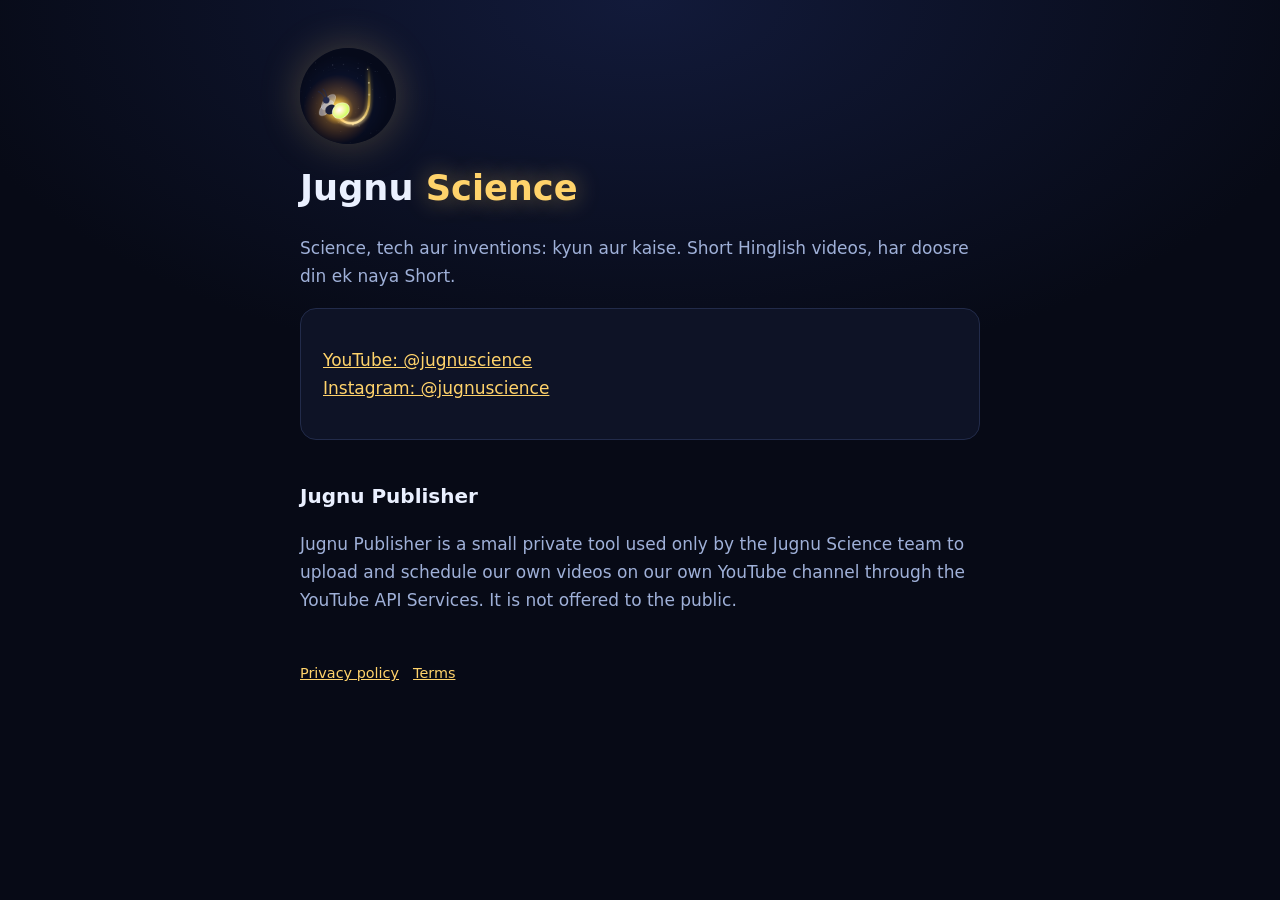
<file: index.html>
<!doctype html>
<html lang="en">
<head>
<meta charset="utf-8"><meta name="viewport" content="width=device-width, initial-scale=1">
<title>Jugnu Science</title>
<meta name="description" content="Jugnu Science: short Hinglish videos on science, tech and inventions, the why and how.">
<link rel="stylesheet" href="style.css">
</head>
<body><main>
<img class="logo" src="logo.png" alt="Jugnu Science firefly logo">
<h1>Jugnu <span>Science</span></h1>
<p>Science, tech aur inventions: kyun aur kaise. Short Hinglish videos, har doosre din ek naya Short.</p>
<div class="card">
  <p><a href="https://www.youtube.com/@jugnuscience">YouTube: @jugnuscience</a><br>
  <a href="https://www.instagram.com/jugnuscience/">Instagram: @jugnuscience</a></p>
</div>
<h2>Jugnu Publisher</h2>
<p>Jugnu Publisher is a small private tool used only by the Jugnu Science team to upload and schedule our own videos on our own
YouTube channel through the YouTube API Services. It is not offered to the public.</p>
<footer><a href="privacy.html">Privacy policy</a><a href="terms.html">Terms</a></footer>
</main></body>
</html>
</file>
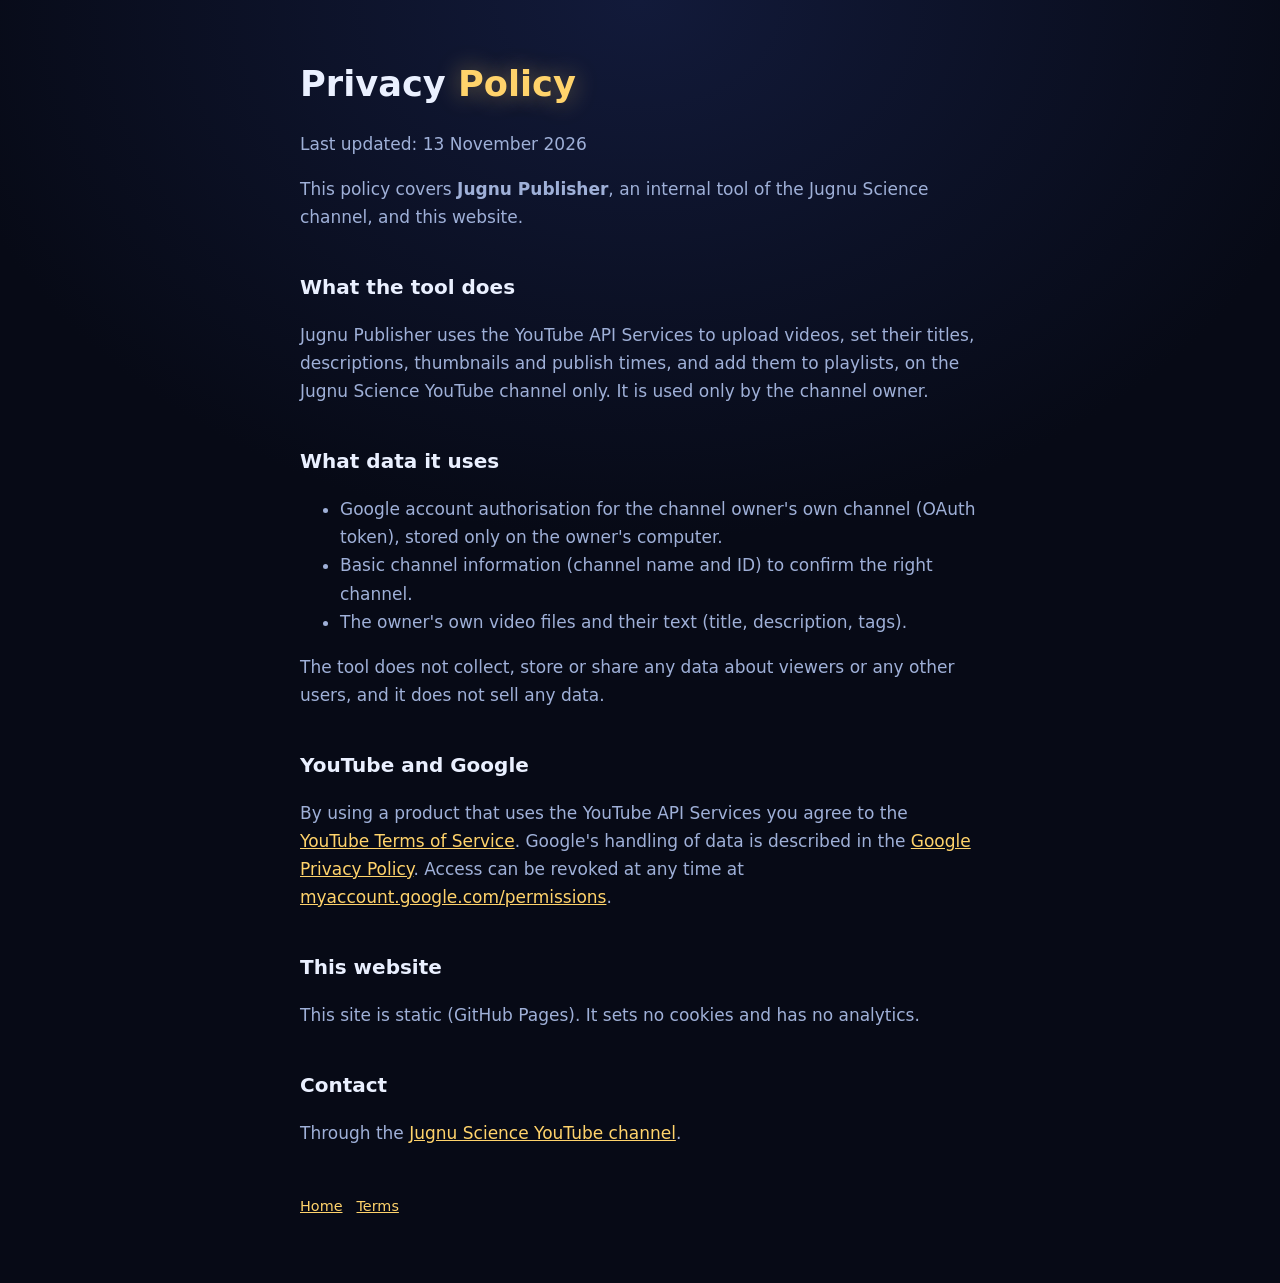
<file: privacy.html>
<!doctype html>
<html lang="en">
<head>
<meta charset="utf-8"><meta name="viewport" content="width=device-width, initial-scale=1">
<title>Privacy Policy · Jugnu Science</title>
<link rel="stylesheet" href="style.css">
</head>
<body><main>
<h1>Privacy <span>Policy</span></h1>
<p>Last updated: 13 November 2026</p>
<p>This policy covers <strong>Jugnu Publisher</strong>, an internal tool of the Jugnu Science channel, and this website.</p>
<h2>What the tool does</h2>
<p>Jugnu Publisher uses the YouTube API Services to upload videos, set their titles, descriptions, thumbnails and publish times,
and add them to playlists, on the Jugnu Science YouTube channel only. It is used only by the channel owner.</p>
<h2>What data it uses</h2>
<ul>
<li>Google account authorisation for the channel owner's own channel (OAuth token), stored only on the owner's computer.</li>
<li>Basic channel information (channel name and ID) to confirm the right channel.</li>
<li>The owner's own video files and their text (title, description, tags).</li>
</ul>
<p>The tool does not collect, store or share any data about viewers or any other users, and it does not sell any data.</p>
<h2>YouTube and Google</h2>
<p>By using a product that uses the YouTube API Services you agree to the
<a href="https://www.youtube.com/t/terms">YouTube Terms of Service</a>. Google's handling of data is described in the
<a href="https://policies.google.com/privacy">Google Privacy Policy</a>. Access can be revoked at any time at
<a href="https://myaccount.google.com/permissions">myaccount.google.com/permissions</a>.</p>
<h2>This website</h2>
<p>This site is static (GitHub Pages). It sets no cookies and has no analytics.</p>
<h2>Contact</h2>
<p>Through the <a href="https://www.youtube.com/@jugnuscience">Jugnu Science YouTube channel</a>.</p>
<footer><a href="index.html">Home</a><a href="terms.html">Terms</a></footer>
</main></body>
</html>
</file>
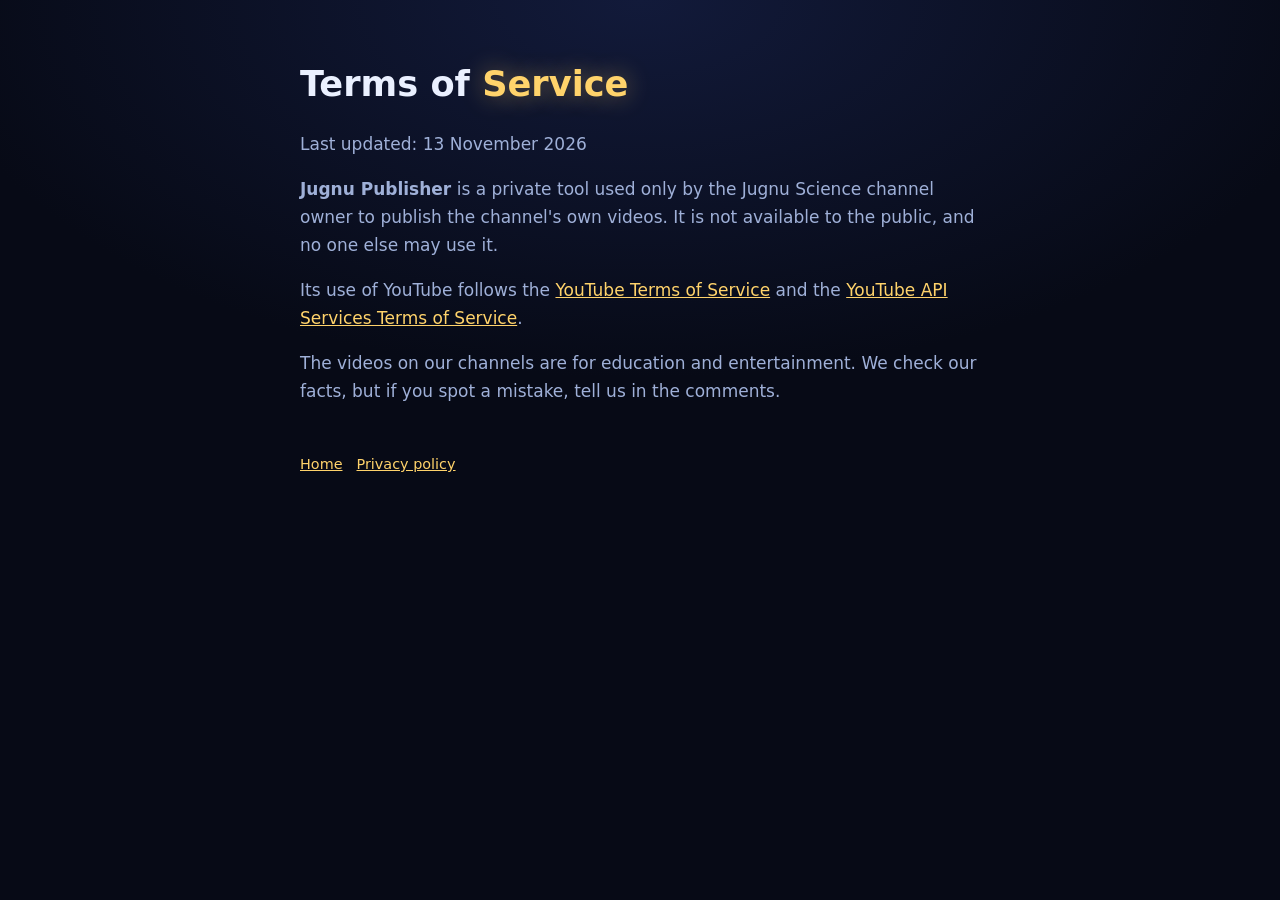
<file: terms.html>
<!doctype html>
<html lang="en">
<head>
<meta charset="utf-8"><meta name="viewport" content="width=device-width, initial-scale=1">
<title>Terms · Jugnu Science</title>
<link rel="stylesheet" href="style.css">
</head>
<body><main>
<h1>Terms of <span>Service</span></h1>
<p>Last updated: 13 November 2026</p>
<p><strong>Jugnu Publisher</strong> is a private tool used only by the Jugnu Science channel owner to publish the channel's own videos.
It is not available to the public, and no one else may use it.</p>
<p>Its use of YouTube follows the <a href="https://www.youtube.com/t/terms">YouTube Terms of Service</a> and the
<a href="https://developers.google.com/youtube/terms/api-services-terms-of-service">YouTube API Services Terms of Service</a>.</p>
<p>The videos on our channels are for education and entertainment. We check our facts, but if you spot a mistake, tell us in the comments.</p>
<footer><a href="index.html">Home</a><a href="privacy.html">Privacy policy</a></footer>
</main></body>
</html>
</file>
<file: style.css>
:root { --bg: #070A16; --card: #0E1326; --fg: #EAF0FF; --sub: #9FB0D8; --glow: #FFD36B; }
* { box-sizing: border-box; }
body { margin: 0; background: radial-gradient(80% 60% at 50% 0%, #121A3A 0%, var(--bg) 70%); color: var(--fg); font: 17px/1.65 system-ui, -apple-system, "Segoe UI", Roboto, sans-serif; min-height: 100vh; }
main { max-width: 720px; margin: 0 auto; padding: 48px 20px 64px; }
h1 { font-size: 2.2rem; margin: 0.2em 0; } h1 span { color: var(--glow); text-shadow: 0 0 24px rgba(255, 211, 107, 0.45); }
h2 { margin-top: 2em; font-size: 1.25rem; }
p, li { color: var(--sub); } a { color: var(--glow); }
.card { background: var(--card); border: 1px solid #222B4A; border-radius: 16px; padding: 20px 22px; margin: 18px 0; }
.logo { width: 96px; height: 96px; border-radius: 50%; box-shadow: 0 0 40px rgba(255, 211, 107, 0.25); }
footer { margin-top: 48px; font-size: 0.9rem; color: var(--sub); } footer a { margin-right: 14px; }
</file>
